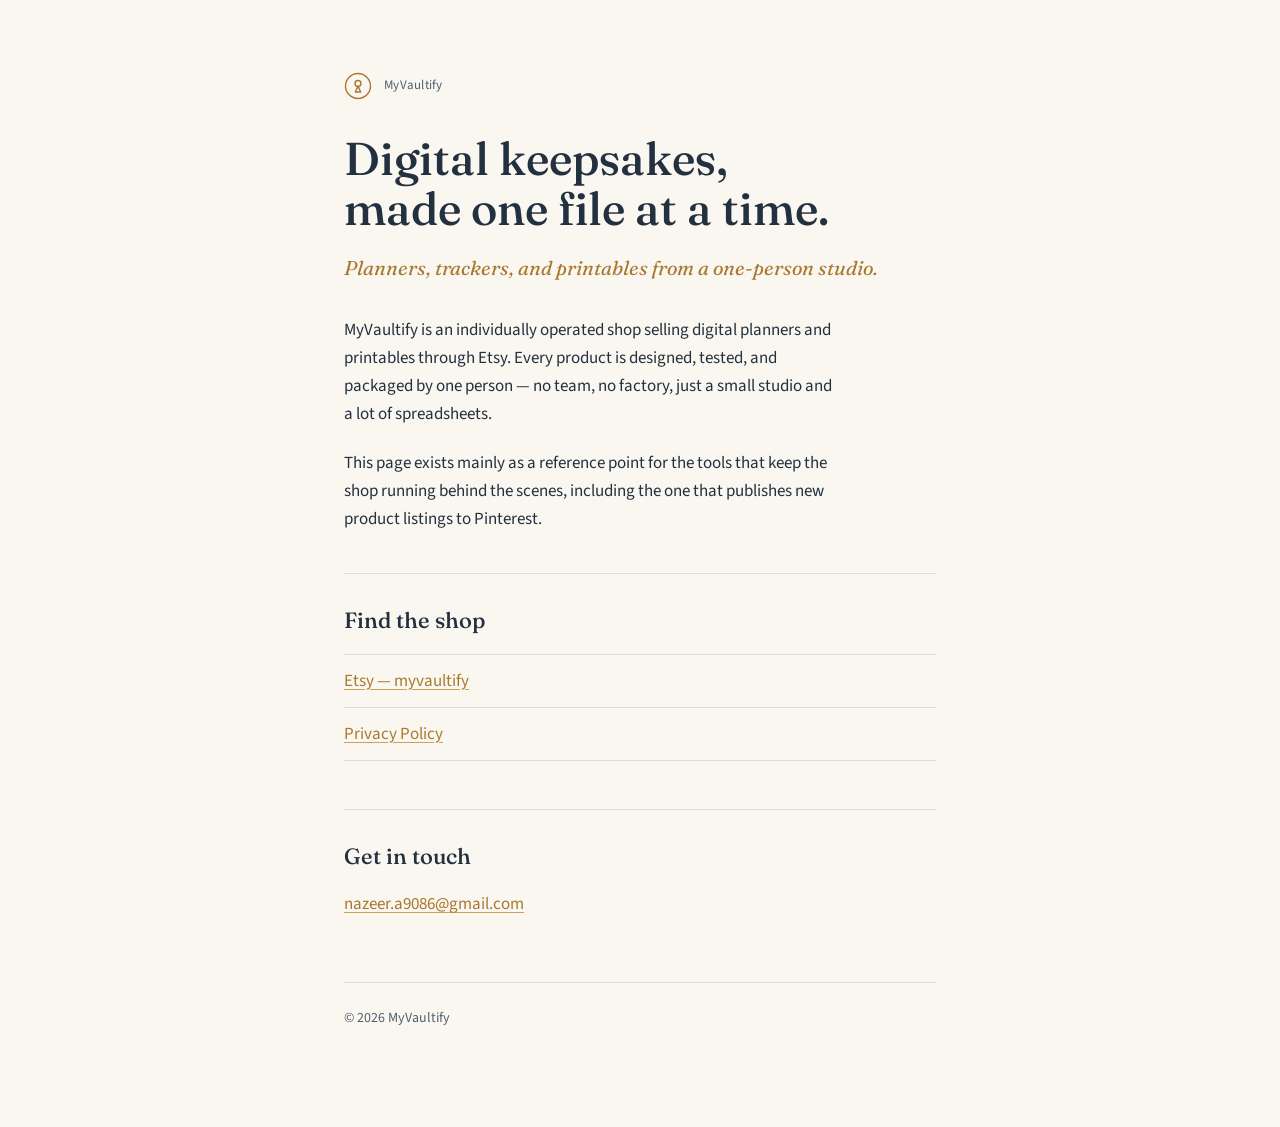
<file: index.html>
<!DOCTYPE html>
<html lang="en">
<head>
<meta charset="UTF-8">
<title>MyVaultify</title>
<meta name="viewport" content="width=device-width, initial-scale=1.0">
<link rel="stylesheet" href="styles.css">
</head>
<body>
<div class="wrap">

  <div class="mark">
    <svg width="28" height="28" viewBox="0 0 28 28" fill="none">
      <circle cx="14" cy="14" r="12.5" stroke="#a9782f" stroke-width="1.4"/>
      <circle cx="14" cy="11.5" r="3" stroke="#a9782f" stroke-width="1.4"/>
      <path d="M14 14.3 L11.3 20 L16.7 20 Z" stroke="#a9782f" stroke-width="1.4" stroke-linejoin="round"/>
    </svg>
    <span>MyVaultify</span>
  </div>

  <h1>Digital keepsakes,<br>made one file at a time.</h1>
  <p class="tagline">Planners, trackers, and printables from a one-person studio.</p>

  <p>
    MyVaultify is an individually operated shop selling digital planners and
    printables through Etsy. Every product is designed, tested, and packaged
    by one person &mdash; no team, no factory, just a small studio and a lot of
    spreadsheets.
  </p>

  <p>
    This page exists mainly as a reference point for the tools that keep the
    shop running behind the scenes, including the one that publishes new
    product listings to Pinterest.
  </p>

  <h2>Find the shop</h2>
  <ul>
    <li><a href="https://www.etsy.com/shop/myvaultify" target="_blank">Etsy &mdash; myvaultify</a></li>
    <li><a href="privacy-policy.html">Privacy Policy</a></li>
  </ul>

  <h2>Get in touch</h2>
  <p><a href="mailto:nazeer.a9086@gmail.com">nazeer.a9086@gmail.com</a></p>

  <footer>&copy; 2026 MyVaultify</footer>

</div>
</body>
</html>
</file>
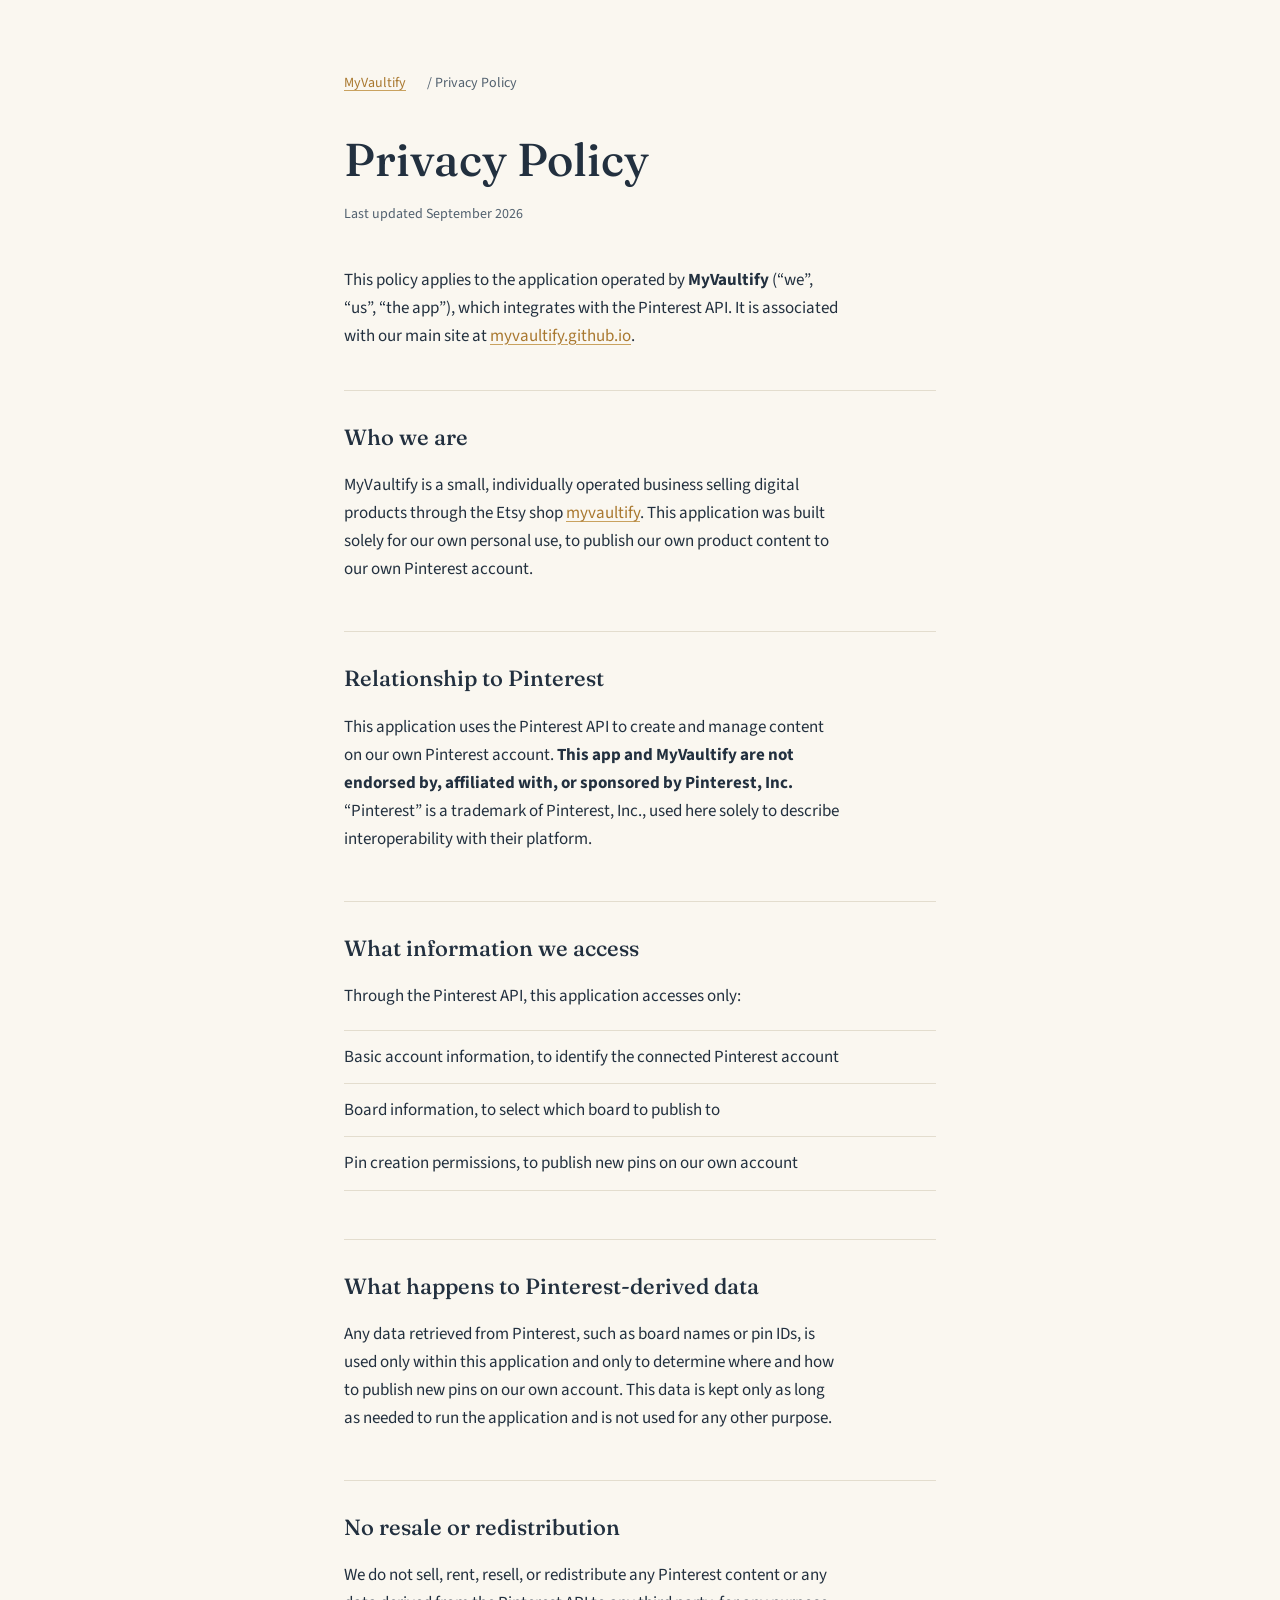
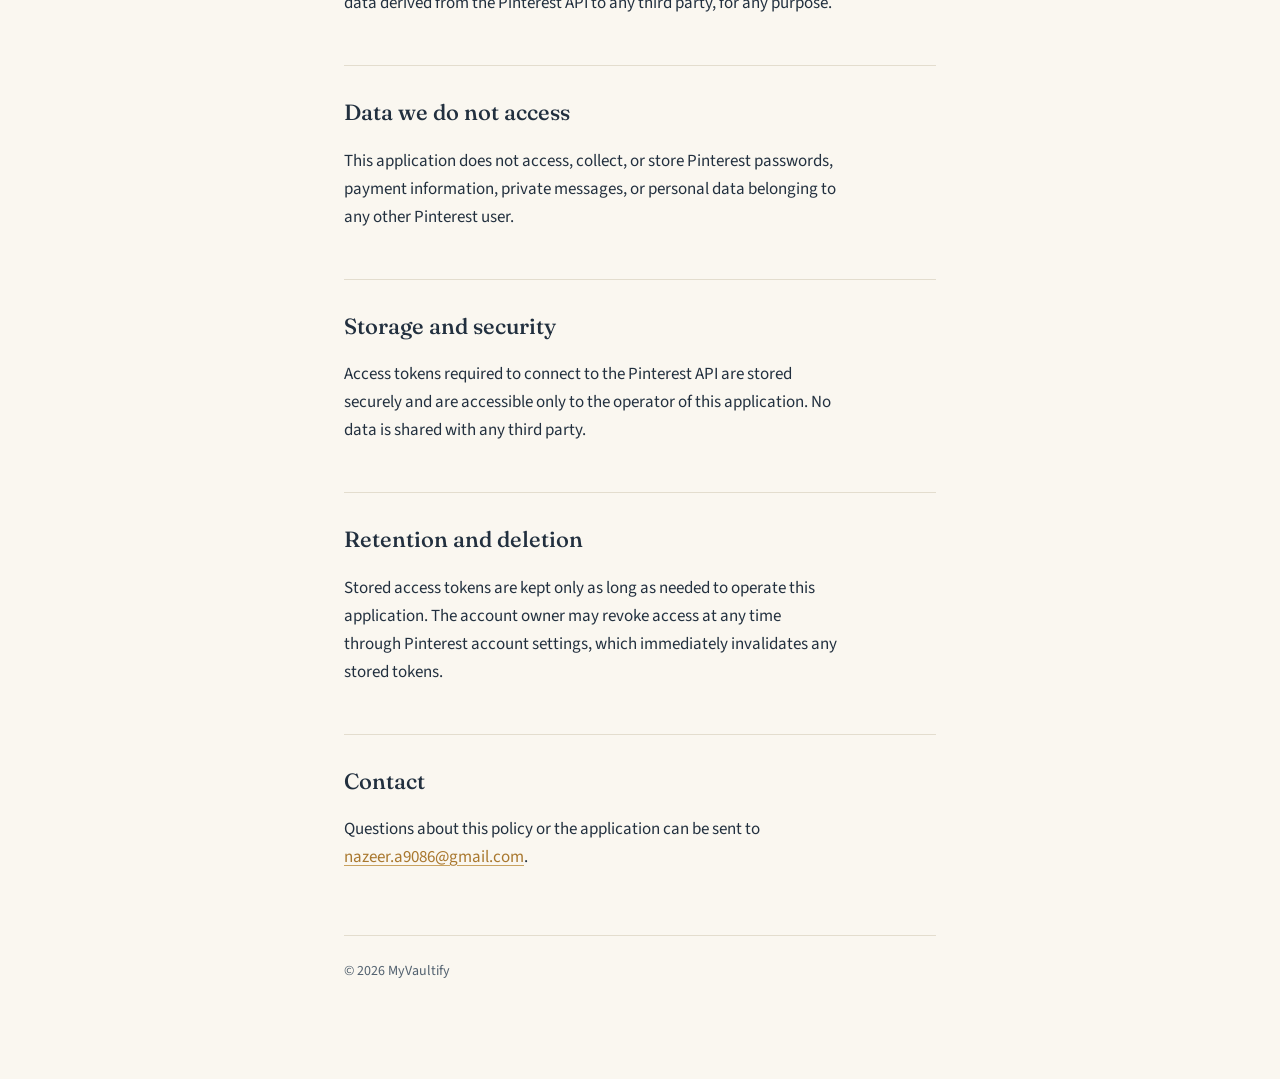
<file: privacy-policy.html>
<!DOCTYPE html>
<html lang="en">
<head>
<meta charset="UTF-8">
<title>Privacy Policy — MyVaultify</title>
<meta name="viewport" content="width=device-width, initial-scale=1.0">
<link rel="stylesheet" href="styles.css">
</head>
<body>
<div class="wrap">

  <nav class="crumbs"><a href="index.html">MyVaultify</a> / Privacy Policy</nav>

  <h1>Privacy Policy</h1>
  <p class="updated">Last updated September 2026</p>

  <p>
    This policy applies to the application operated by <strong>MyVaultify</strong>
    (&ldquo;we&rdquo;, &ldquo;us&rdquo;, &ldquo;the app&rdquo;), which integrates with the Pinterest API.
    It is associated with our main site at <a href="index.html">myvaultify.github.io</a>.
  </p>

  <h2>Who we are</h2>
  <p>
    MyVaultify is a small, individually operated business selling digital
    products through the Etsy shop
    <a href="https://www.etsy.com/shop/myvaultify" target="_blank">myvaultify</a>.
    This application was built solely for our own personal use, to publish
    our own product content to our own Pinterest account.
  </p>

  <h2>Relationship to Pinterest</h2>
  <p>
    This application uses the Pinterest API to create and manage content on
    our own Pinterest account. <strong>This app and MyVaultify are not
    endorsed by, affiliated with, or sponsored by Pinterest, Inc.</strong>
    &ldquo;Pinterest&rdquo; is a trademark of Pinterest, Inc., used here solely to
    describe interoperability with their platform.
  </p>

  <h2>What information we access</h2>
  <p>Through the Pinterest API, this application accesses only:</p>
  <ul>
    <li>Basic account information, to identify the connected Pinterest account</li>
    <li>Board information, to select which board to publish to</li>
    <li>Pin creation permissions, to publish new pins on our own account</li>
  </ul>

  <h2>What happens to Pinterest-derived data</h2>
  <p>
    Any data retrieved from Pinterest, such as board names or pin IDs, is
    used only within this application and only to determine where and how
    to publish new pins on our own account. This data is kept only as long
    as needed to run the application and is not used for any other purpose.
  </p>

  <h2>No resale or redistribution</h2>
  <p>
    We do not sell, rent, resell, or redistribute any Pinterest content or
    any data derived from the Pinterest API to any third party, for any
    purpose.
  </p>

  <h2>Data we do not access</h2>
  <p>
    This application does not access, collect, or store Pinterest passwords,
    payment information, private messages, or personal data belonging to any
    other Pinterest user.
  </p>

  <h2>Storage and security</h2>
  <p>
    Access tokens required to connect to the Pinterest API are stored
    securely and are accessible only to the operator of this application. No
    data is shared with any third party.
  </p>

  <h2>Retention and deletion</h2>
  <p>
    Stored access tokens are kept only as long as needed to operate this
    application. The account owner may revoke access at any time through
    Pinterest account settings, which immediately invalidates any stored
    tokens.
  </p>

  <h2>Contact</h2>
  <p>
    Questions about this policy or the application can be sent to
    <a href="mailto:nazeer.a9086@gmail.com">nazeer.a9086@gmail.com</a>.
  </p>

  <footer>&copy; 2026 MyVaultify</footer>

</div>
</body>
</html>
</file>
<file: styles.css>
@import url('https://fonts.googleapis.com/css2?family=Fraunces:opsz,wght@9..144,400;9..144,500;9..144,600&family=Source+Sans+3:wght@400;500;600&display=swap');

:root {
  --bg: #faf7f0;
  --ink: #22303f;
  --ink-soft: #52616f;
  --brass: #a9782f;
  --brass-dim: #c9a25f;
  --line: #e3ddce;
}

* { box-sizing: border-box; }

html {
  scroll-behavior: smooth;
}

body {
  margin: 0;
  background: var(--bg);
  color: var(--ink);
  font-family: 'Source Sans 3', -apple-system, BlinkMacSystemFont, sans-serif;
  font-size: 17px;
  line-height: 1.65;
  -webkit-font-smoothing: antialiased;
}

.wrap {
  max-width: 640px;
  margin: 0 auto;
  padding: 72px 24px 96px;
}

.mark {
  display: inline-flex;
  align-items: center;
  gap: 12px;
  margin-bottom: 34px;
}

.mark svg { flex: none; }

.mark span {
  font-family: 'Source Sans 3', sans-serif;
  font-size: 13px;
  letter-spacing: 0.02em;
  color: var(--ink-soft);
}

h1 {
  font-family: 'Fraunces', serif;
  font-weight: 500;
  font-size: 46px;
  line-height: 1.08;
  margin: 0 0 18px;
  color: var(--ink);
}

.tagline {
  font-family: 'Fraunces', serif;
  font-style: italic;
  font-weight: 400;
  font-size: 20px;
  color: var(--brass);
  margin: 0 0 32px;
}

p {
  margin: 0 0 20px;
  max-width: 62ch;
}

h2 {
  font-family: 'Fraunces', serif;
  font-weight: 500;
  font-size: 22px;
  margin: 48px 0 16px;
  padding-top: 28px;
  border-top: 1px solid var(--line);
}

.wrap > h2:first-of-type {
  margin-top: 40px;
}

a {
  color: var(--brass);
  text-decoration-color: var(--brass-dim);
  text-underline-offset: 3px;
}

a:hover { color: var(--ink); }

ul { padding-left: 0; list-style: none; margin: 0; }

ul li {
  padding: 12px 0;
  border-bottom: 1px solid var(--line);
}

ul li:first-child { border-top: 1px solid var(--line); }

nav.crumbs {
  margin-bottom: 40px;
  font-size: 14px;
  color: var(--ink-soft);
}

nav.crumbs a { margin-right: 18px; }

footer {
  margin-top: 64px;
  padding-top: 24px;
  border-top: 1px solid var(--line);
  color: var(--ink-soft);
  font-size: 14px;
}

.updated {
  color: var(--ink-soft);
  font-size: 14px;
  margin-bottom: 40px;
}

strong { color: var(--ink); }

@media (max-width: 480px) {
  h1 { font-size: 36px; }
  .wrap { padding: 48px 20px 72px; }
}
</file>
